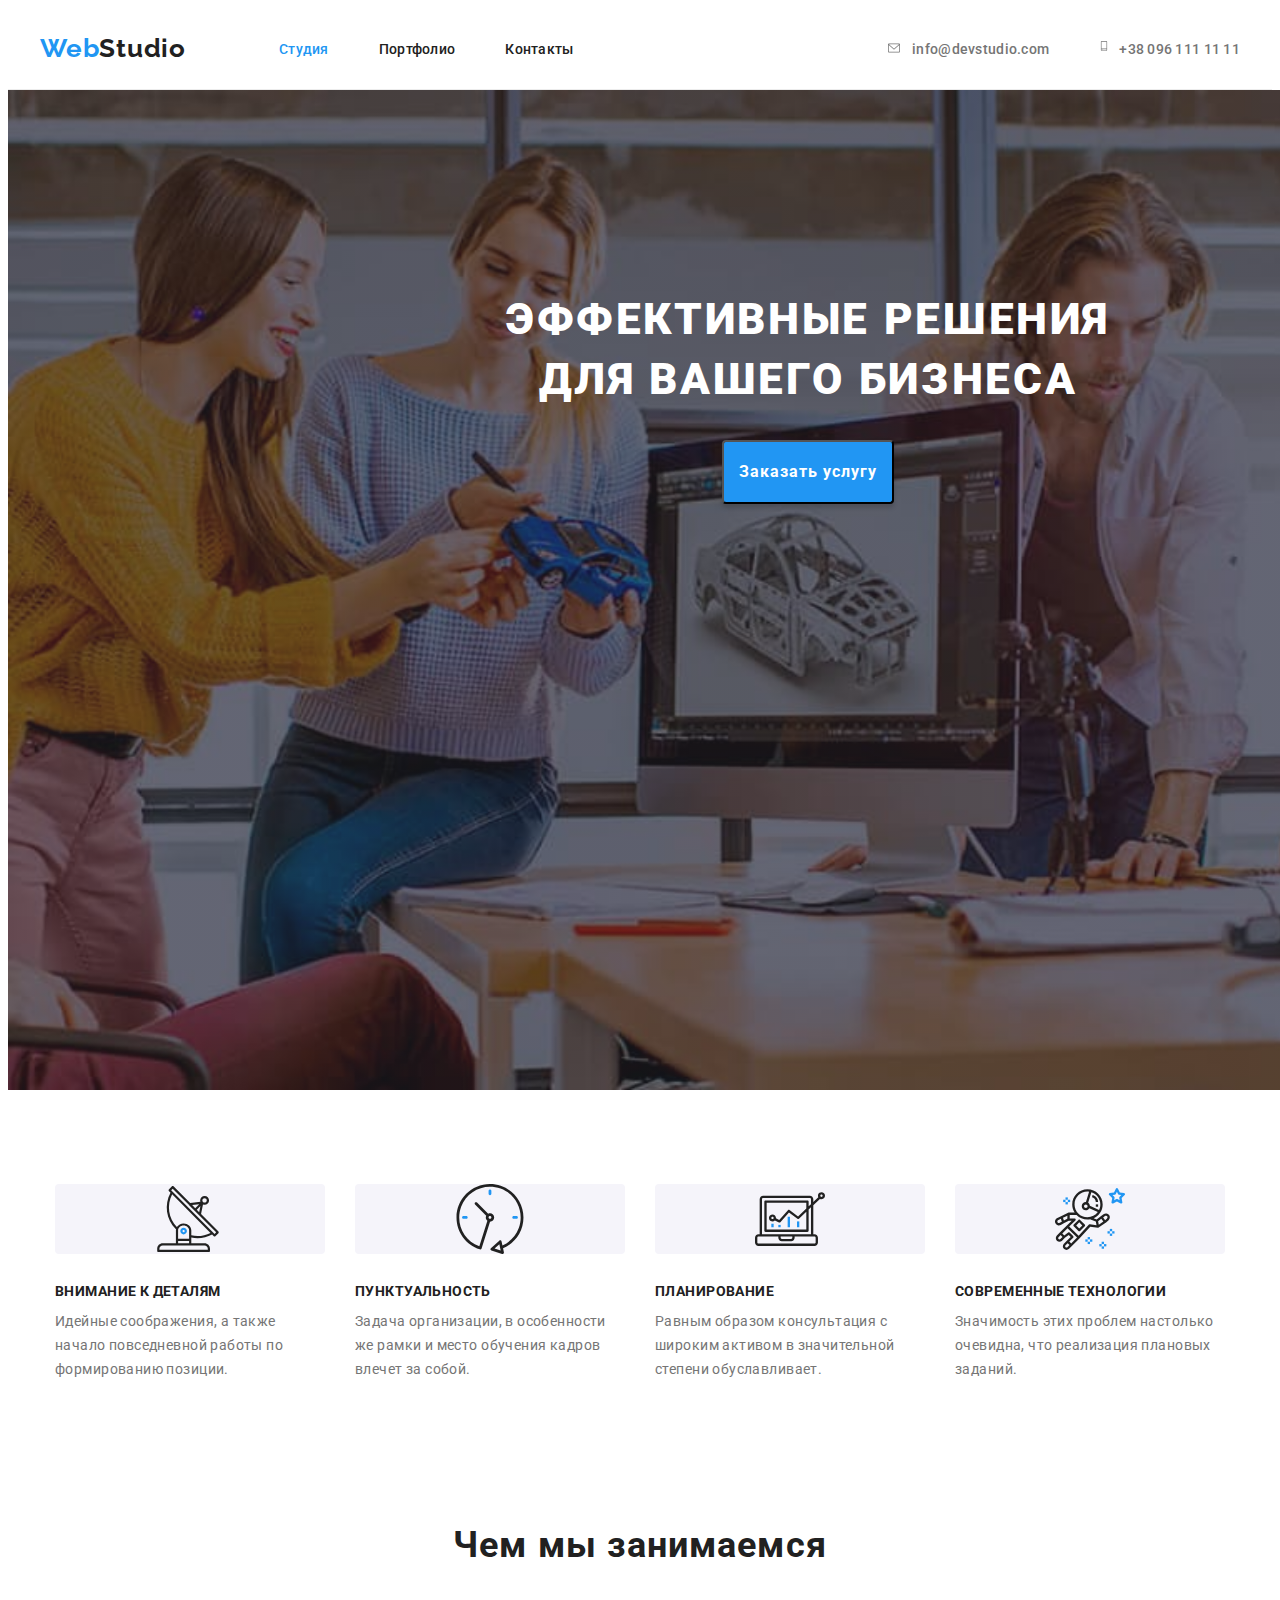
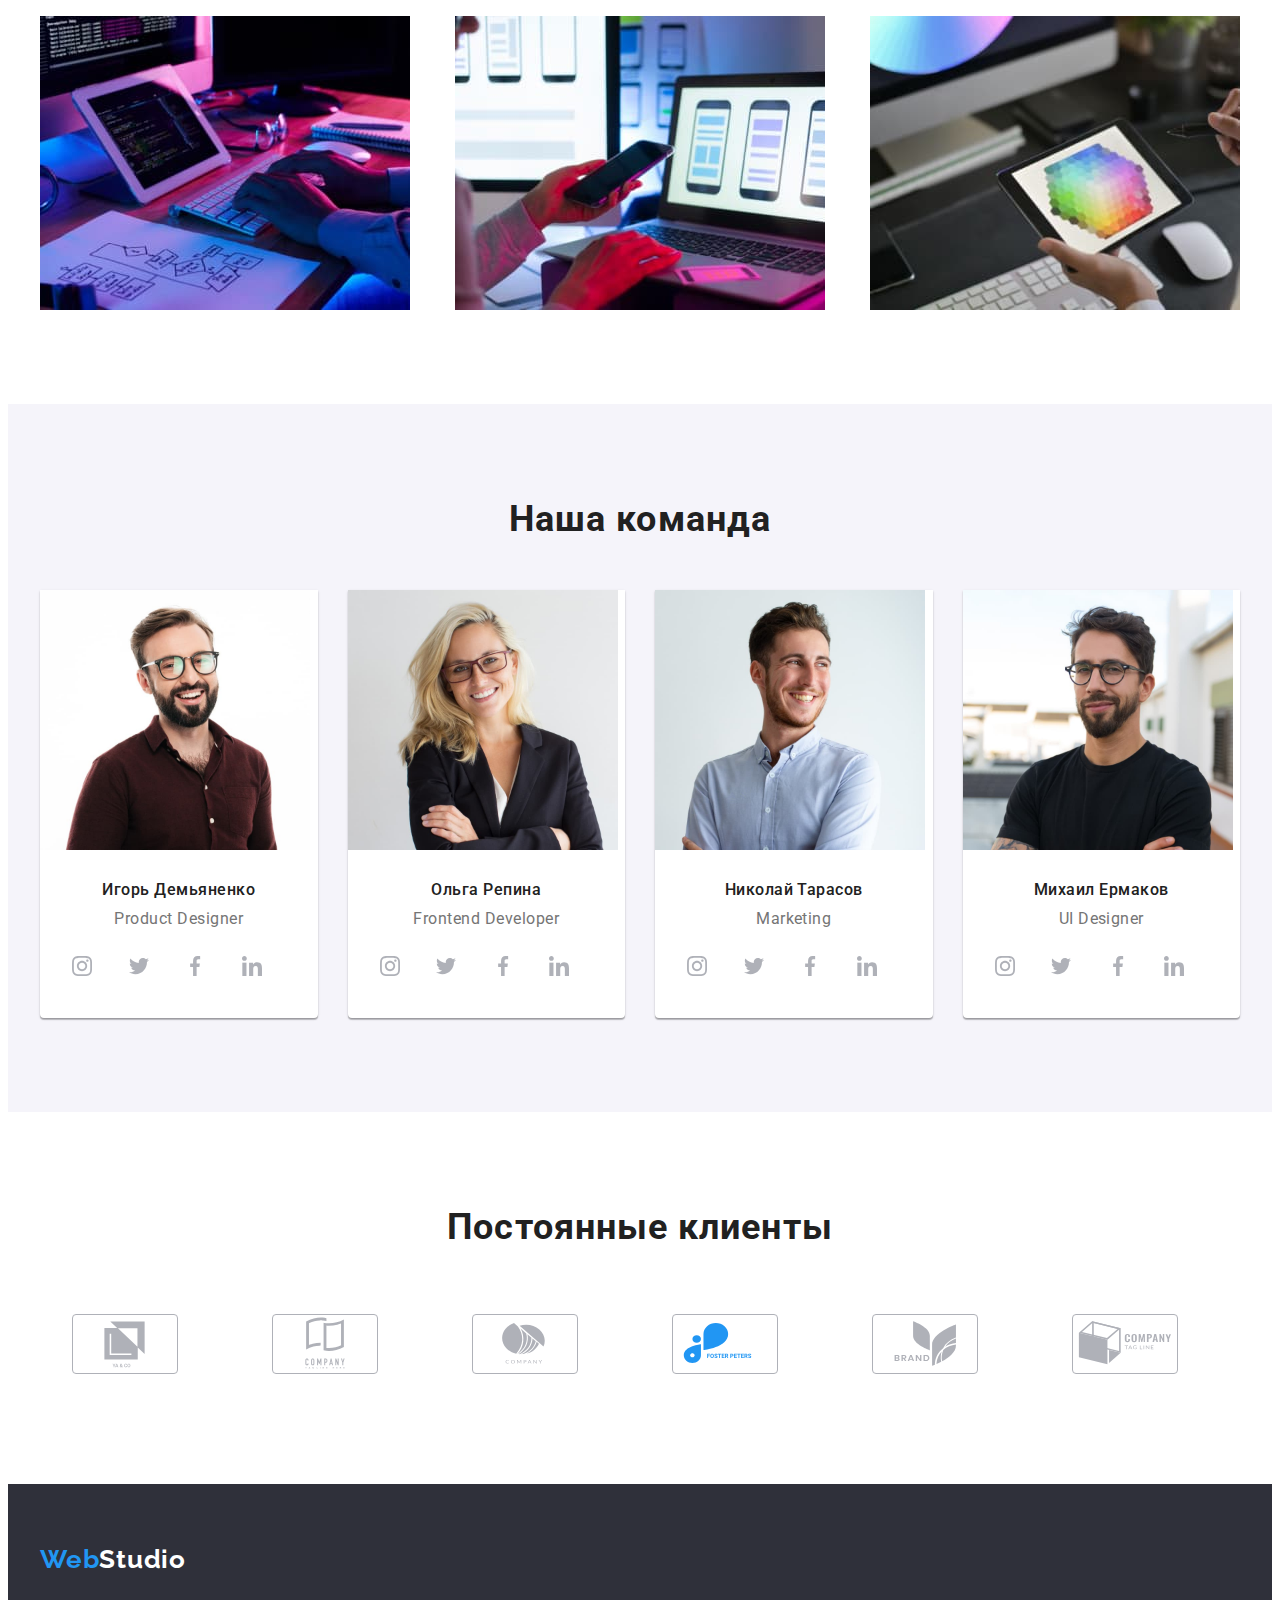
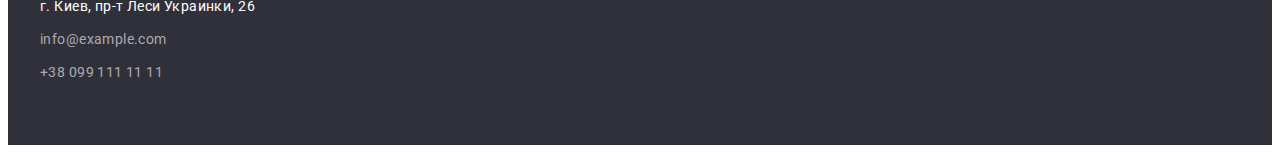
<file: index.html>
<!DOCTYPE html>
<html lang="ru">
<head>
    <meta charset="UTF-8">
    <meta http-equiv="X-UA-Compatible" content="IE=edge">
    <meta name="viewport" content="width=device-width, initial-scale=1.0">
    <title>Document</title>
    <link rel="preconnect" href="https://fonts.googleapis.com">
    <link rel="preconnect" href="https://fonts.gstatic.com" crossorigin>
    <link
        href="https://fonts.googleapis.com/css2?family=Montserrat:wght@400;700&family=Raleway:wght@700&family=Roboto:wght@400;500;700;900&display=swap"
        rel="stylesheet">
    <link rel="stylesheet" href="https://cdnjs.cloudflare.com/ajax/libs/modern-normalize/1.1.0/modern-normalize.min.css"
        integrity="sha512-wpPYUAdjBVSE4KJnH1VR1HeZfpl1ub8YT/NKx4PuQ5NmX2tKuGu6U/JRp5y+Y8XG2tV+wKQpNHVUX03MfMFn9Q=="
        crossorigin="anonymous" referrerpolicy="no-referrer" />        
    <link rel="stylesheet" href="./css/styles.css">
</head>
<body>
<header class="header">
    <div class="container header-container">
        <a class="logo link" href=""><span class="accentlogo">Web</span><span class="blacklogo">Studio</span></a>
        <nav class="navigation">
            <ul class="nav-list list">
                <li class="nav-list-item"><a class="nav-list-link-current link" href="./index.html">Студия</a></li>
                <li class="nav-list-item"><a class="nav-list-link link" href="./portfolio.html">Портфолио</a></li>
                <li class="nav-list-item"><a class="nav-list-link link" href="">Контакты</a></li>
            </ul>
        </nav>
        <ul class="contact list">
            <li class="contact-item">
            <a class="contact-mail-link link" href="mailto:info@devstudio.com">
              <svg class="icon-envelope" width="16" height="12">
                <use href="./images/sprite.svg#icon-envelope"></use>
              </svg>info@devstudio.com</a>
            </li>
            <li class="contact-item"><a class="contact-phone-number link" href="tel:+380961111111">
             <svg class="icon-smartphone" width="10" height="16">
                 <use href="./images/sprite.svg#icon-smartphone"></use>
             </svg>+38 096 111 11 11</a></li>
        </ul>
    </div>        
</header> 
    <main>
        <section class="main-caption">
            <div class="container">
            <h1 class="main-caption-name">Эффективные решения<br>для вашего бизнеса</h1>
            <button class="modal-btn" type="button">Заказать услугу</button>
            </div>
        </section>               
       <section class="feature-section">
        <div class="container">
        <ul class="feature list">
            <li class="feature-item">
             <div class="feature-wraper">
                <svg class="feature-icon"><use href="./images/sprite.svg#icon-antenna" width="66" height="70"</svg>
             </div>
                <h3 class="feature-titel">Внимание к деталям</h3>
                <p class="feature-description">Идейные соображения, а также начало повседневной работы по формированию позиции.
                </p>
            </li>
            <li class="feature-item">
                <div class="feature-wraper">
                <svg class="feature-icon"><use href="./images/sprite.svg#icon-clock" width="70" height="70"</svg>
                </div>
                <h3 class="feature-titel">Пунктуальность</h3>
                <p class="feature-description">Задача организации, в особенности же рамки и место обучения кадров влечет за
                    собой.</p>
            </li>
            <li class="feature-item">
                <div class="feature-wraper">
                <svg class="feature-icon"><use href="./images/sprite.svg#icon-diagram" width="70" height="70"</svg>
                </div>
                <h3 class="feature-titel">Планирование</h3>
                <p class="feature-description">Равным образом консультация с широким активом в значительной степени
                    обуславливает.</p>
            </li>
            <li class="feature-item">
                <div class="feature-wraper">
                <svg class="feature-icon"><use href="./images/sprite.svg#icon-astronaut" width="70" height="70"</svg>
                </div>
                <h3 class="feature-titel">Современные технологии</h3>
                <p class="feature-description">Значимость этих проблем настолько очевидна, что реализация плановых заданий.</p>
            </li>
        </ul>
        </div>
       </section>
    <section class="employ section">
        <div class="container">
            <h2 class="employ-titel">Чем мы занимаемся</h2>
            <ul class="employ-list list">
                <li class="employ-pic">
                    <img src="./images/img-about-1.jpg" alt="планшет с клавиатурою" width="370" height="294">
                </li>
                <li class="employ-pic">
                    <img src="./images/img-about-2.jpg" alt="ноутбук и смарттелефон" width="370" height="294">
                </li>
                <li class="employ-pic">
                    <img src="./images/img-about-3.jpg" alt="планшет с цветовой гаммой" width="370" height="294">
                </li>
            </ul>
        </div>
    </section>
       <section class="team section">
          <div class="container">
            <h2 class="team-titel">Наша команда</h2>
            <ul class="team-list list">
                <li class="team-list-item">
                    <img src="./images/img-team1.jpg" alt="продукт дизайнер" width="270" height="260">
                    <div class="team-content-wrapper">
                        <h3 class="team-member-name">Игорь Демьяненко</h3>
                        <p class="team-position-description" lang="en">Product Designer</p>
                    <ul class="social-list list">
                        <li class="social-list-item">
                        <a class="social-list-link" href="">
                            <svg class="social-list-icon">
                            <use href="./images/sprite.svg#instagram" width="20" hieght="20"></use>
                            </svg>
                        </a>  
                        </li>
                        <li class="social-list-item">
                            <a class="social-list-link" href="">
                                <svg class="social-list-icon">
                                <use href="./images/sprite.svg#twitter" width="20" hieght="20"></use>
                                </svg>
                            </a>
                        </li>
                        <li class="social-list-item">
                            <a class="social-list-link" href="">
                                <svg class="social-list-icon">
                                <use href="./images/sprite.svg#facebook" width="20" hieght="20"></use>
                                </svg>
                            </a>
                        </li>
                        <li class="social-list-item">
                            <a class="social-list-link" href="">
                                <svg class="social-list-icon">
                                 <use href="./images/sprite.svg#linkedin" width="20" hieght="20"></use>
                                </svg>
                            </a>
                        </li>
                    </ul>
                    </div>
                </li>
                <li class="team-list-item">
                    <img src="./images/img-team2.jpg" alt="фронтенд разработчик" width="270" height="260">
                     <div class="team-content-wrapper"><h3 class="team-member-name">Ольга Репина</h3>
                    <p class="team-position-description" lang="en">Frontend Developer</p>
                    <ul class="social-list list">
                        <li class="social-list-item">
                            <a class="social-list-link" href="">
                                <svg class="social-list-icon">
                                    <use href="./images/sprite.svg#instagram" width="20" hieght="20"></use>
                                </svg>
                            </a>
                        </li>
                        <li class="social-list-item">
                            <a class="social-list-link" href="">
                                <svg class="social-list-icon">
                                    <use href="./images/sprite.svg#twitter" width="20" hieght="20"></use>
                                </svg>
                            </a>
                        </li>
                        <li class="social-list-item">
                            <a class="social-list-link" href="">
                                <svg class="social-list-icon">
                                    <use href="./images/sprite.svg#facebook" width="20" hieght="20"></use>
                                </svg>
                            </a>
                        </li>
                        <li class="social-list-item">
                            <a class="social-list-link" href="">
                                <svg class="social-list-icon">
                                    <use href="./images/sprite.svg#linkedin" width="20" hieght="20"></use>
                                </svg>
                            </a>
                        </li>
                    </div>                 
                </li>
                <li class="team-list-item">
                    <img src="./images/img-team3.jpg" alt="маркетинг" width="270" height="260">
                    <div class="team-content-wrapper">
                    <h3 class="team-member-name">Николай Тарасов</h3>
                    <p class="team-position-description" lang="en">Marketing</p>
                    <ul class="social-list list">
                        <li class="social-list-item">
                            <a class="social-list-link" href="">
                                <svg class="social-list-icon">
                                    <use href="./images/sprite.svg#instagram" width="20" hieght="20"></use>
                                </svg>
                            </a>
                        </li>
                        <li class="social-list-item">
                            <a class="social-list-link" href="">
                                <svg class="social-list-icon">
                                    <use href="./images/sprite.svg#twitter" width="20" hieght="20"></use>
                                </svg>
                            </a>
                        </li>
                        <li class="social-list-item">
                            <a class="social-list-link" href="">
                                <svg class="social-list-icon">
                                    <use href="./images/sprite.svg#facebook" width="20" hieght="20"></use>
                                </svg>
                            </a>
                        </li>
                        <li class="social-list-item">
                            <a class="social-list-link" href="">
                                <svg class="social-list-icon">
                                    <use href="./images/sprite.svg#linkedin" width="20" hieght="20"></use>
                                </svg>
                            </a>
                        </li>
                    </div>
                </li>
                <li class="team-list-item">
                    <img src="./images/img-team4.jpg" alt="интерфейс дизайнер" width="270" height="260">
                    <div class="team-content-wrapper">
                    <h3 class="team-member-name">Михаил Ермаков</h3>
                    <p class="team-position-description" lang="en">UI Designer</p>
                    <ul class="social-list list">
                        <li class="social-list-item">
                            <a class="social-list-link" href="">
                                <svg class="social-list-icon">
                                    <use href="./images/sprite.svg#instagram" width="20" hieght="20"></use>
                                </svg>
                            </a>
                        </li>
                        <li class="social-list-item">
                            <a class="social-list-link" href="">
                                <svg class="social-list-icon">
                                    <use href="./images/sprite.svg#twitter" width="20" hieght="20"></use>
                                </svg>
                            </a>
                        </li>
                        <li class="social-list-item">
                            <a class="social-list-link" href="">
                                <svg class="social-list-icon">
                                    <use href="./images/sprite.svg#facebook" width="20" hieght="20"></use>
                                </svg>
                            </a>
                        </li>
                        <li class="social-list-item">
                            <a class="social-list-link" href="">
                                <svg class="social-list-icon">
                                    <use href="./images/sprite.svg#linkedin" width="20" hieght="20"></use>
                                </svg>
                            </a>
                        </li>
                    </div>
                </li>
            </ul>
          </div> 
        </section>
 <section class="our-clients">
     <div class="container">
         <h2 class="titel-clients">Постоянные клиенты</h2>
         <ul class="list-clients list">
             <li class="list-clients-item"><a class="company-link" href=""><svg class="clients-icon"><use href="./images/sprite.svg#icon-logo-6"</use></svg></a></li>
             <li class="list-clients-item"><a class="company-link" href=""><svg class="clients-icon"><use href="./images/sprite.svg#icon-logo-7"</use></svg></a></li>
             <li class="list-clients-item"><a class="company-link" href=""><svg class="clients-icon"><use href="./images/sprite.svg#icon-logo-8"</use></svg></a></li>
             <li class="list-clients-item"><a class="company-link" href=""><svg class="clients-icon"><use href="./images/sprite.svg#icon-logo-9"</use></svg></a></li>
             <li class="list-clients-item"><a class="company-link" href=""><svg class="clients-icon"><use href="./images/sprite.svg#icon-logo-10"</use></svg></a></li>
             <li class="list-clients-item"><a class="company-link" href=""><svg class="clients-icon"><use href="./images/sprite.svg#icon-logo-11"</use></svg></a></li>
         </ul>
     </div>
 </section>

    </main>
    <footer class="footer">
    <div class="container">
        <a class="logo-footer link" href=""><span class="logo-blue">Web</span><span class="logo-white">Studio</span></a>
        <address class="address">
            <p class="address-description">г. Киев, пр-т Леси Украинки, 26</p>
            <ul class="list">
                <li class="contact-list"><a class="contact-list-description link" href="mailto:info@example.com">info@example.com</a></li>
                <li class="contact-list"><a class="contact-list-description link" href="tel:+380991111111">+38 099 111 11 11</a></li>
            </ul>
        </address>
    </div>
    </footer>
</body>
</html>
</file>
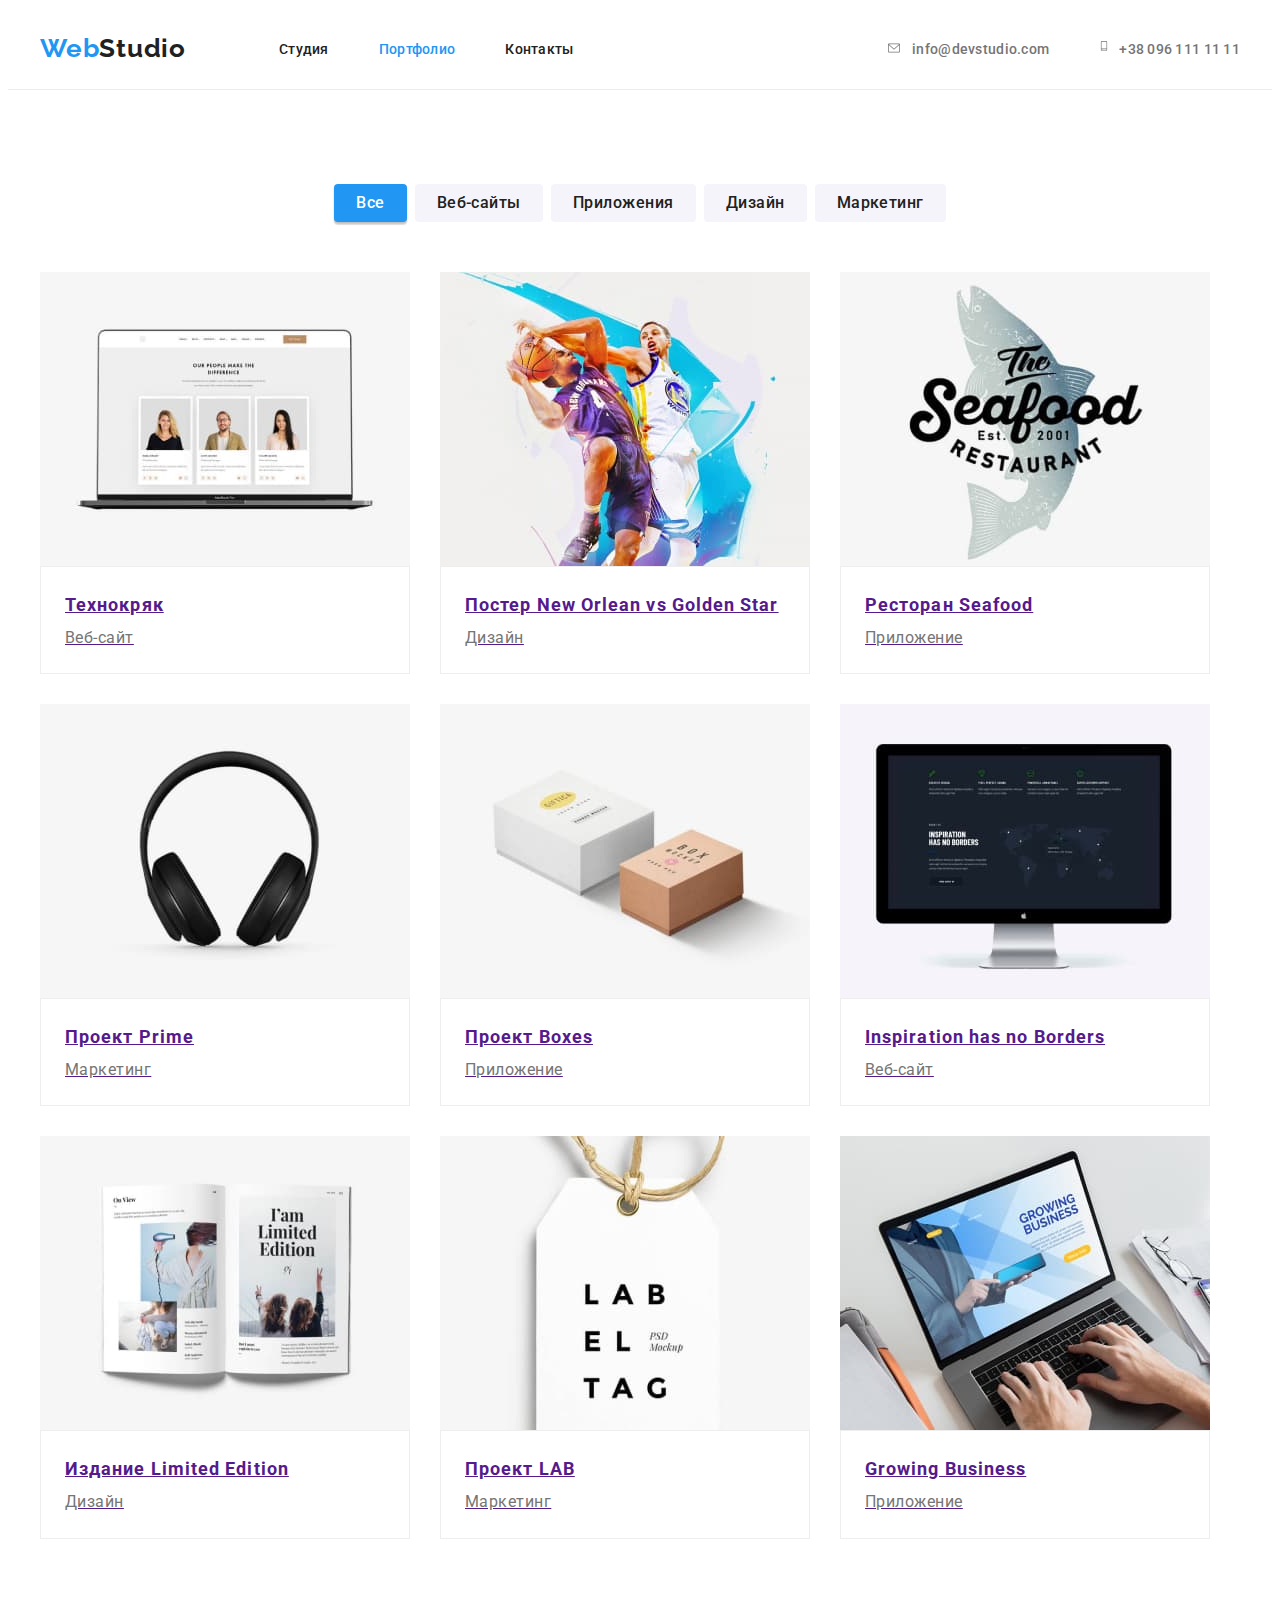
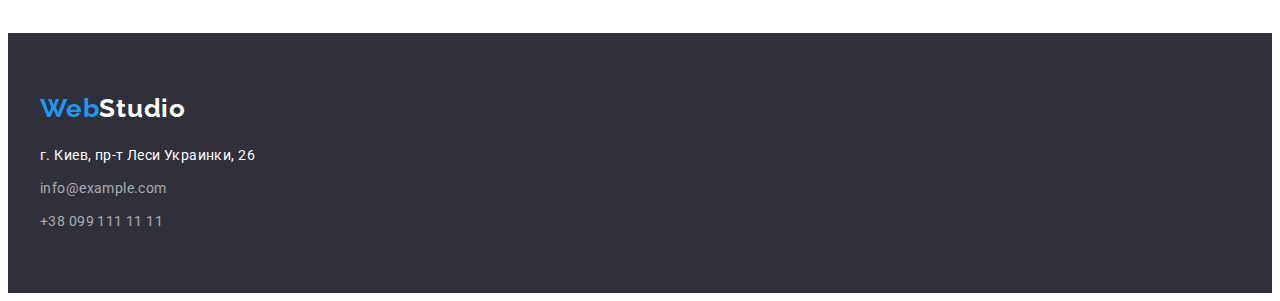
<file: portfolio.html>
<!DOCTYPE html>
<html lang="ru">
<head>
    <meta charset="UTF-8">
    <meta http-equiv="X-UA-Compatible" content="IE=edge">
    <meta name="viewport" content="width=device-width, initial-scale=1.0">
    <title>Document</title>
    <link rel="preconnect" href="https://fonts.googleapis.com">
    <link rel="preconnect" href="https://fonts.gstatic.com" crossorigin>
    <link
        href="https://fonts.googleapis.com/css2?family=Montserrat:wght@400;700&family=Raleway:wght@700&family=Roboto:wght@400;500;700;900&display=swap"
        rel="stylesheet">
    <link rel="stylesheet" href="https://cdnjs.cloudflare.com/ajax/libs/modern-normalize/1.1.0/modern-normalize.min.css"
        integrity="sha512-wpPYUAdjBVSE4KJnH1VR1HeZfpl1ub8YT/NKx4PuQ5NmX2tKuGu6U/JRp5y+Y8XG2tV+wKQpNHVUX03MfMFn9Q=="
        crossorigin="anonymous" referrerpolicy="no-referrer" />
    <link rel="stylesheet" href="./css/styles.css">
</head>
<body>
<header class="header">
        <div class="container header-container">
            <a class="logo link" href=""><span class="accentlogo">Web</span><span class="blacklogo">Studio</span></a>
            <nav class="navigation">
                <ul class="nav-list list">
                    <li class="nav-list-item"><a class="nav-list-link link" href="./index.html">Студия</a></li>
                    <li class="nav-list-item"><a class="nav-list-link-current link" href="./portfolio.html">Портфолио</a></li>
                    <li class="nav-list-item"><a class="nav-list-link link" href="">Контакты</a></li>
                </ul>
            </nav>
            <ul class="contact list">
                <li class="contact-item"><a class="contact-mail-link link" href="mailto:info@devstudio.com">
                    <svg class="icon-envelope" width="16" height="12">
                        <use href="./images/sprite.svg#icon-envelope"></use>
                    </svg>info@devstudio.com</a>
                </li>
                <li class="contact-item"><a class="contact-phone-number link" href="tel:+380961111111">
                    <svg class="icon-smartphone" width="10" height="16">
                        <use href="./images/sprite.svg#icon-smartphone"></use>
                    </svg>+38 096 111 11 11</a>
                </li>
            </ul>
        </div>
</header>
    <main>
            <!-- <h2>Перелік робіт</h2>-->
        <section class="jobs-list">
            <div class="container">
            <ul class="btn-list list">
                <li class="btn-item">
                    <button class="btn-current" type="button">Все</button>
                </li>
                <li class="btn-item">
                    <button class="btn" type="button">Веб-сайты</button>
                </li>
                <li class="btn-item">
                    <button class="btn" type="button">Приложения</button>
                </li>
                <li class="btn-item">
                    <button class="btn" type="button">Дизайн</button>
                </li>
                <li class="btn-item">
                    <button class="btn" type="button">Маркетинг</button>
                </li>
            </ul>
            <ul class="example-list list">
                <li class="example-list-item">
                    <a href="">
                        <img src="./images/img-project-1.jpg" alt="ноутбук с вебсайтом" width="370" height="294">
                    <div class="example-content-wrapper"><h2 class="example">Технокряк</h2>
                    <p class="example-titel">Веб-сайт</p>
                    </div>
                    </a>
                </li>
                <li class="example-list-item">
                    <a href=""><img src="./images/img-project-2.jpg" alt="дизайн постер два игрока с баскетбола" width="370" height="294">
                    <div class="example-content-wrapper">
                    <h2 class="example" lang="en">Постер New Orlean vs Golden Star</h2>
                    <p class="example-titel">Дизайн</p>
                    </div>
                    </a>
                </li>
                <li class="example-list-item">
                    <a href="">
                        <img src="./images/img-project-3.jpg" alt="постер с лого рыбного ресторана" width="370" height="294">
                    <div class="example-content-wrapper"><h2 class="example" lang="en">Ресторан Seafood</h2>
                    <p class="example-titel">Приложение</p>
                    </div>
                    </a>
                </li>
                <li class="example-list-item">
                    <a href="">
                        <img src="./images/img-project-4.jpg" alt="наушники" width="370" height="294">
                    <div class="example-content-wrapper"><h2 class="example">Проект Prime</h2>
                    <p class="example-titel">Маркетинг</p>
                    </div>
                    </a>
                </li>
                <li class="example-list-item">
                    <a href="">
                        <img src="./images/img-project-5.jpg" alt="картинка две картонные коробки" width="370" height="294">
                    <div class="example-content-wrapper">
                    <h2 class="example">Проект Boxes</h2>
                    <p class="example-titel">Приложение</p>
                    </div>
                    </a>
                </li>
                <li class="example-list-item">
                    <a href="">
                        <img src="./images/img-project-6.jpg" alt="картинка компю'тер" width="370" height="294">
                    <div class="example-content-wrapper"><h2 class="example" lang="en">Inspiration has no Borders</h2>
                    <p class="example-titel">Веб-сайт</p>
                    </div>
                    </a>
                </li>
                <li class="example-list-item">
                    <a href="">
                        <img src="./images/img-project-7.jpg" alt="развернутая книга" width="370" height="294">
                    
                    <div class="example-content-wrapper"><h2 class="example">Издание Limited Edition</h2>
                    <p class="example-titel">Дизайн</p>
                    </div>
                    </a>
                </li>
                <li class="example-list-item">
                    <a href="">
                        <img src="./images/img-project-8.jpg" alt="бирка с брендом" width="370" height="294">
                    <div class="example-content-wrapper"><h2 class="example">Проект LAB</h2>
                    <p class="example-titel">Маркетинг</p>
                    </div>
                    </a>
                </li>
                <li class="example-list-item">
                    <a href="">
                        <img src="./images/img-project-9.jpg" alt="ноутбук" width="370" height="294">
                    <div class="example-content-wrapper"><h2 class="example" lang="en">Growing Business</h2>
                    <p class="example-titel">Приложение</p>
                    </div>
                    </a>
                </li>
            </ul>
            </div>
        </section>
    </main>
    <footer class="footer">
        <div class="container">
        <a class="logo-footer link" href=""><span class="logo-blue">Web</span><span class="logo-white">Studio</span></a>
        <address class="address">
            <p class="address-description">г. Киев, пр-т Леси Украинки, 26</p>
            <ul class="list">
                <li class="contact-list"><a class="contact-list-description link" href="mailto:info@example.com">info@example.com</a></li>
                <li class="contact-list"><a class="contact-list-description link" href="tel:+380991111111">+38 099 111 11 11</a></li>
            </ul>
        </address>
        </div>
    </footer>
</body>
</html>
</file>
<file: css/styles.css>
:root {
  --primary-font-family: Roboto, sans-serif;
  --secondary-font-family: Raleway, sans-serif;
  --accent-color: #2196f3;
  --main-text-color: #212121;
  --secondary-text-color: #757575;
  --primary-bg-color: #ffffff;
}
body {
  font-family: var(--primary-font-family);
  color: var(--main-text-color);
  background-color: #ffffff;
}
h1,
h2,
h3,
h4,
p {
  margin-top: 0;
  margin-bottom: 0;
}
ul,
ol {
  margin-top: 0;
  margin-bottom: 0;
  padding-left: 0;
}
img {
  display: block;
}
.list {
  list-style: none;
}
.link {
  text-decoration: none;
}
.container {
  width: 1200px;
  padding-left: 15px;
  padding-right: 15px;
  margin-left: auto;
  margin-right: auto;
}
/* start header */
.header {
  background: #ffffff;
  border-bottom: 1px solid #ececec;
  padding-top: 25px;
  padding-bottom: 25px;
}
.header-container {
  display: flex;
  align-items: center;
}
.navigation {
  display: flex;
  align-items: center;
}
.nav-list {
  display: flex;
  align-items: center;
}
.contact {
  display: flex;
  align-items: center;
}
.logo {
  margin-right: 93px;
  font-family: var(--secondary-font-family);
  font-style: normal;
  font-weight: 700;
  font-size: 26px;
  line-height: 1.19;
  letter-spacing: 0.03em;
  color: var(--main-text-color);
}
.nav-list-item:not(:last-child) {
  margin-right: 50px;
}
.accentlogo {
  color: var(--accent-color);
}
.nav-list-link {
  font-weight: 500;
  font-size: 14px;
  line-height: 1.14;
  letter-spacing: 0.02em;
  color: var(--main-text-color);
}
.nav-list-link-current {
  font-weight: 500;
  font-size: 14px;
  line-height: 1.14;
  letter-spacing: 0.02em;
  color: var(--accent-color);
}
.nav-list-link:hover,
.nav-list-link:focus {
  color: var(--accent-color);
}
.contact {
  margin-left: auto;
}
.contact-item:not(:last-child) {
  margin-right: 50px;
}
.contact-mail-link {
  margin-left: auto;
  font-weight: 500;
  font-size: 14px;
  line-height: 1.14;
  letter-spacing: 0.02em;
  color: var(--secondary-text-color);
}
.contact-mail-link:hover,
.contact-mail-link:focus {
  color: var(--accent-color);
}
.contact-phone-number {
  font-weight: 500;
  font-size: 14px;
  line-height: 1.14;
  letter-spacing: 0.02em;
  color: var(--secondary-text-color);
}
.icon-envelope {
  margin-right: 10px;
  fill: currentColor;
}
.icon-smartphone {
  margin-right: 10px;
}
/* end header */
/* main page */
.main-caption {
  min-width: 1600px;
  height: 600px;
  background-image: linear-gradient(rgba(47, 48, 58, 0.4), rgba(47, 48, 58, 0.4)),
    url(../images/img-background-hero1.jpg);
  background-repeat: no-repeat;
  background-position: center;
  background-size: cover;
  text-align: center;
  padding-top: 200px;
  padding-bottom: 200px;
}
.main-caption-name {
  margin-bottom: 30px;
  font-weight: 900;
  font-size: 44px;
  line-height: 1.36;
  letter-spacing: 0.06em;
  text-align: center;
  text-transform: uppercase;
  color: #ffffff;
}
.modal-btn {
  display: inline-block;
  padding: 15px 15px;
  font-family: inherit;
  font-weight: bold;
  font-size: 16px;
  line-height: 1.88;
  letter-spacing: 0.06em;
  color: #ffffff;
  background: #2196f3;
  box-shadow: 0px 4px 4px rgba(0, 0, 0, 0.15);
  border-radius: 4px;
  cursor: pointer;
}
.modal-btn:hover,
.modal-btn:focus {
  font-family: inherit;
  font-weight: bold;
  font-size: 16px;
  line-height: 1.88;
  letter-spacing: 0.06em;
  color: #ffffff;
  background: #188ce8;
  box-shadow: 0px 4px 4px rgba(0, 0, 0, 0.15);
  border-radius: 4px;
}
.section {
  padding-top: 94px;
  padding-bottom: 94px;
}
.feature-section {
  padding-top: 94px;
}
.feature-icon {
  width: 70px;
  height: 70px;
}
.feature-wraper {
  display: flex;
  justify-content: center;
  align-items: center;
  width: 270 px;
  height: 120 px;
  margin-bottom: 30px;
  background-color: #f5f4fa;
  border-radius: 4px;
}
.feature {
  display: flex;
  justify-content: center;
  align-items: center;
  width: 270 px;
  height: 120 px;
}
.feature-item:not(:last-child) {
  margin-right: 30px;
}
.feature-titel {
  margin-bottom: 10px;
  font-weight: 700;
  font-size: 14px;
  line-height: 1.14;
  letter-spacing: 0.03em;
  text-transform: uppercase;
}
.feature-description {
  width: 270px;
  height: 120px;
  font-weight: 400;
  font-size: 14px;
  line-height: 1.71;
  letter-spacing: 0.03em;
  color: var(--secondary-text-color);
}
.employ-list {
  display: flex;
  flex-wrap: wrap;
  justify-content: space-between;
}
.employ-pic:not(:last-child) {
  margin-right: 30px;
}
.employ-titel {
  margin-bottom: 50px;
  font-weight: 700;
  font-size: 36px;
  line-height: 1.17;
  text-align: center;
  letter-spacing: 0.03em;
}
.team {
  background-color: #f5f4fa;
}
.team-titel {
  margin-bottom: 50px;
  text-align: center;
  font-weight: 700;
  font-size: 36px;
  line-height: 1.17;
  letter-spacing: 0.03em;
}
.team-list {
  display: flex;
  flex-wrap: wrap;
  margin-left: -30px;
  margin-top: -30px;
}
.team-list-item {
  flex-basis: calc((100% - 120px) / 4);
  margin-left: 30px;
  margin-top: 30px;
  background: #ffffff;
  box-shadow: 0px 1px 3px rgba(0, 0, 0, 0.12), 0px 1px 1px rgba(0, 0, 0, 0.14),
    0px 2px 1px rgba(0, 0, 0, 0.2);
  border-radius: 0px 0px 4px 4px;
}
.team-content-wrapper {
  padding-top: 30px;
  padding-bottom: 30px;
  padding-left: 32px;
  padding-right: 32px;
}
.team-member-name {
  margin-bottom: 10px;
  font-weight: 500;
  font-size: 16px;
  line-height: 1.19;
  letter-spacing: 0.03em;
  text-align: center;
}
.team-position-description {
  font-weight: 400;
  font-size: 16px;
  line-height: 1.19;
  letter-spacing: 0.03em;
  text-align: center;
  color: var(--secondary-text-color);
  margin-bottom: 16px;
}
.social-list-link {
  display: flex;
  align-items: center;
  justify-content: center;
  background-color: var(--primary-bg-color);
  border-radius: 50%;
}
.social-list {
  display: flex;
  justify-content: space-between;
  align-items: center;
}
.social-list-icon {
  width: 44px;
  height: 44px;
  fill: #afb1b8;
}
.social-list-icon:hover,
.social-list-icon:focus {
  fill: var(--primary-bg-color);
}
.social-list-link:hover,
.social-list-link:focus {
  background-color: var(--accent-color);
}
.social-list-link:hover .social-list-icon,
.social-list-link:focus .social-list-icon {
  fill: var(--primary-bg-color);
}
.our-clients {
  padding-top: 94px;
  padding-bottom: 94px;
}
.titel-clients {
  margin-bottom: 50px;
  text-align: center;
  font-weight: 700;
  font-size: 36px;
  line-height: 1.17;
  letter-spacing: 0.03em;
}
.list-clients {
  display: flex;
  justify-content: center;
  align-items: center;
}
.list-clients-item {
  display: flex;
  margin-right: 30px;
  flex-basis: calc((100% - 170px) / 6);
  justify-content: center;
  align-items: center;
  min-height: 92px;
}
.company-link {
  display: flex;
  color: currentColor;
  width: 106px;
  height: 60px;
  border: 1px solid #afb1b8;
  box-sizing: border-box;
  border-radius: 4px;
  justify-content: center;
  align-items: center;
}
.company-link:hover {
  color: var(--accent-color);
}
.clients-icon {
  fill: currentColor;
}
/* footer */
.footer {
  padding-top: 60px;
  padding-bottom: 60px;
  background: #2f303a;
}
.logo-footer {
  display: block;
  margin-bottom: 20px;
  font-family: var(--secondary-font-family);
  font-style: normal;
  font-weight: bold;
  font-size: 26px;
  line-height: 1.19;
  letter-spacing: 0.03em;
  color: var(--accent-color);
}
.logo-white {
  color: #ffffff;
}
.address {
  font-style: normal;
}
.address-description:not(:last-child) {
  margin-bottom: 9px;
  font-size: 14px;
  line-height: 1.71;
  letter-spacing: 0.03em;
  color: #ffffff;
}
.contact-list:not(:last-child) {
  margin-bottom: 9px;
}
.contact-list-description {
  font-style: normal;
  font-weight: 400;
  font-size: 14px;
  line-height: 1.71;
  letter-spacing: 0.03em;
  color: rgba(255, 255, 255, 0.6);
}
/* portfolio */
.jobs-list {
  padding-top: 94px;
  padding-bottom: 94px;
}
.btn-list {
  display: flex;
  justify-content: center;
  margin-bottom: 50px;
}
.btn-item:not(:last-child) {
  margin-right: 8px;
}
.btn {
  font-family: inherit;
  font-weight: 500;
  font-size: 16px;
  line-height: 1.6;
  text-align: center;
  letter-spacing: 0.03em;
  color: var(--main-text-color);
  background: #f5f4fa;
  border-radius: 4px;
  cursor: pointer;
  padding: 6px 22px;
  border: none;
}
.btn-current {
  padding: 6px 22px;
  font-family: inherit;
  font-weight: 500;
  font-size: 16px;
  line-height: 1.6;
  text-align: center;
  letter-spacing: 0.03em;
  color: #ffffff;
  background: var(--accent-color);
  /* shadow-middle */
  box-shadow: 0px 3px 1px rgba(0, 0, 0, 0.1), 0px 1px 2px rgba(0, 0, 0, 0.08),
    0px 2px 2px rgba(0, 0, 0, 0.12);
  border-radius: 4px;
  border: none;
  cursor: pointer;
}
.example-list {
  display: flex;
  flex-wrap: wrap;
  margin-left: -30px;
  margin-top: -30px;
}
.example-list-item {
  flex-basis: calc((100% - 120px) / 9);
  margin-left: 30px;
  margin-top: 30px;
}
.example {
  font-weight: 700;
  font-size: 18px;
  line-height: 2;
  letter-spacing: 0.06em;
}
.example-titel {
  font-weight: normal;
  font-size: 16px;
  line-height: 1.9;
  letter-spacing: 0.03em;
  color: var(--secondary-text-color);
}
.example-content-wrapper {
  padding: 20px 24px;
  background: #ffffff;
  border: 1px solid #eeeeee;
}
</file>
